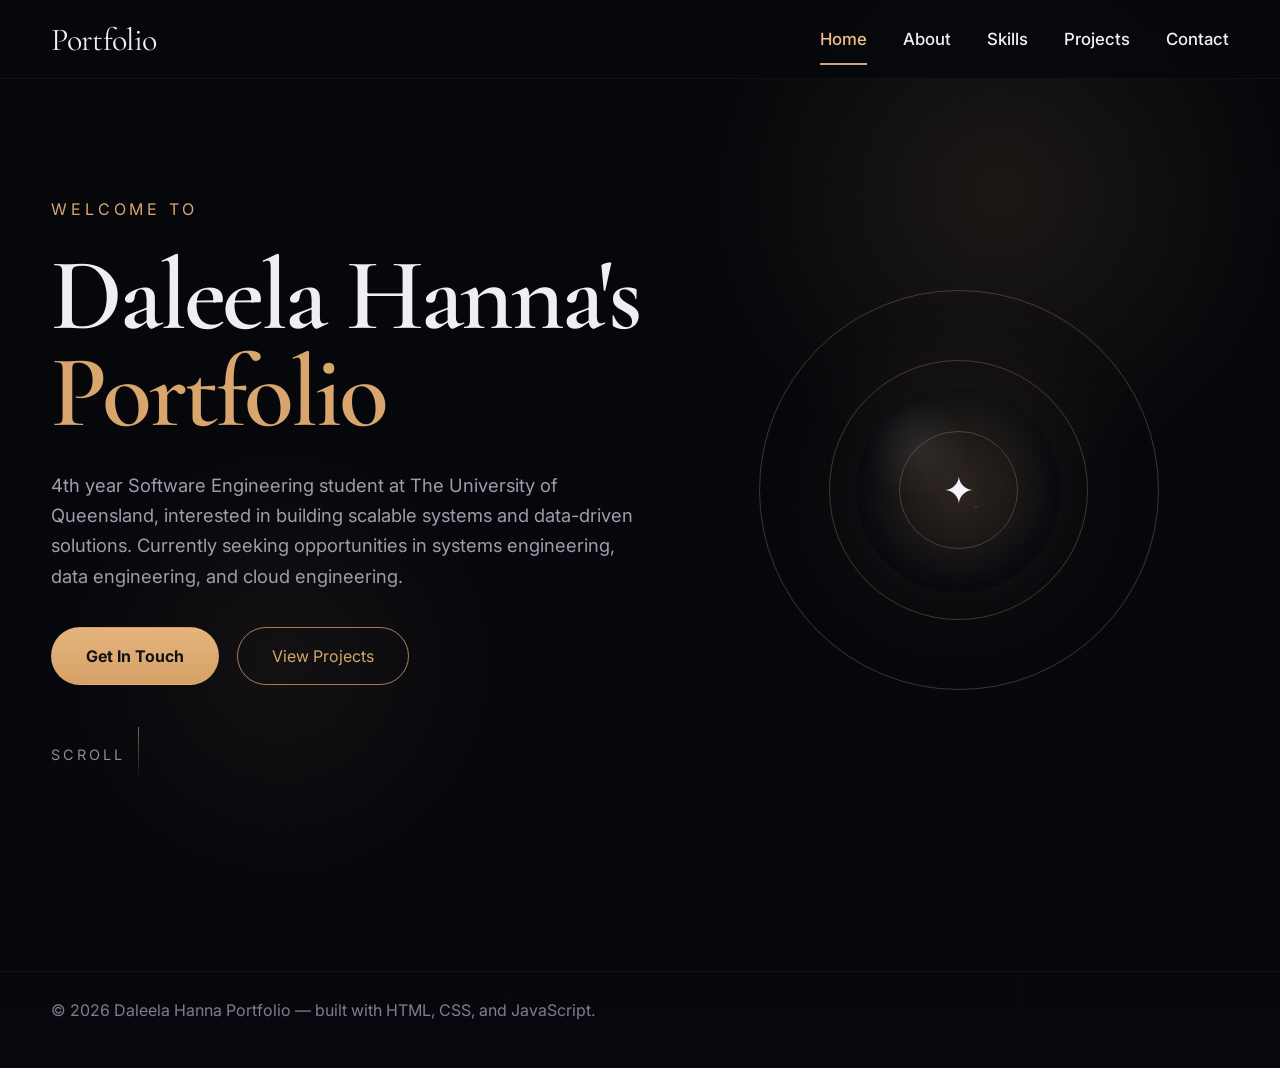
<file: index.html>
<!DOCTYPE html>
<html lang="en">
<head>
  <meta charset="UTF-8" />
  <meta name="viewport" content="width=device-width, initial-scale=1.0" />
  <title>Portfolio | Home</title>
  <link rel="preconnect" href="https://fonts.googleapis.com">
  <link rel="preconnect" href="https://fonts.gstatic.com" crossorigin>
  <link href="https://fonts.googleapis.com/css2?family=Cormorant+Garamond:wght@400;500;600;700&family=Inter:wght@400;500;600;700&display=swap" rel="stylesheet">
  <link rel="stylesheet" href="assets/style.css" />
</head>
<body>
  <header class="site-header">
    <div class="container navbar">
      <a href="index.html" class="brand">Portfolio</a>
      <button class="nav-toggle" aria-label="Open menu">☰</button>
      <ul class="nav-links">
        <li><a class="active" href="index.html">Home</a></li>
<li><a class="" href="about.html">About</a></li>
<li><a class="" href="skills.html">Skills</a></li>
<li><a class="" href="projects.html">Projects</a></li>
<li><a class="" href="contact.html">Contact</a></li>
      </ul>
    </div>
  </header>
  
<main class="hero">
  <div class="container hero-grid">
    <section class="hero-copy">
      <div class="eyebrow">Welcome to</div>
      <h1 class="page-title">Daleela Hanna's <span class="gold">Portfolio</span></h1>
      <p class="lead">  4th year Software Engineering student at The University of Queensland,
      interested in building scalable systems and data-driven solutions.
      Currently seeking opportunities in systems engineering, data engineering,
      and cloud engineering.</p>
      <div class="hero-actions">
        <a class="btn btn-primary" href="contact.html">Get In Touch</a>
        <a class="btn btn-secondary" href="projects.html">View Projects</a>
      </div>
      <div class="scroll-cue"><span>Scroll</span><span></span></div>
    </section>

    <section class="orbit-wrap" aria-hidden="true">
      <div class="orbit">
        <div class="ring"></div>
        <div class="ring2"></div>
        <div class="core"><div class="star">✦</div></div>
      </div>
    </section>
  </div>
</main>

  <footer class="footer">
    <div class="container">© 2026 Daleela Hanna Portfolio — built with HTML, CSS, and JavaScript.</div>
  </footer>
  <script src="assets/script.js"></script>
</body>
</html>
</file>
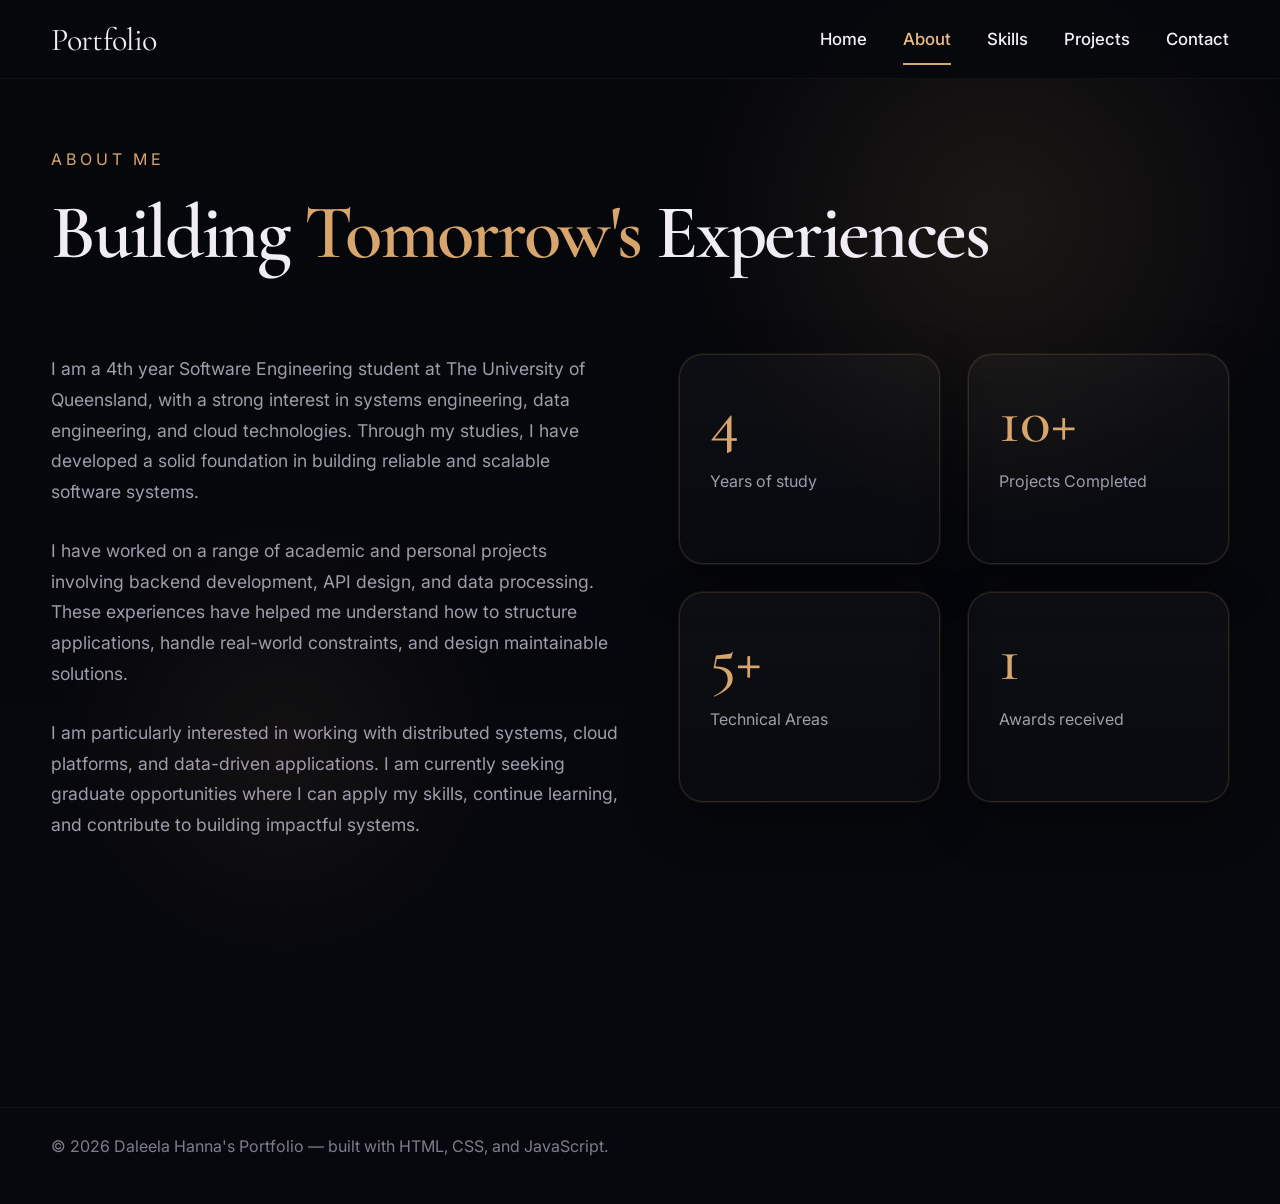
<file: about.html>
<!DOCTYPE html>
<html lang="en">
<head>
  <meta charset="UTF-8" />
  <meta name="viewport" content="width=device-width, initial-scale=1.0" />
  <title>Portfolio | About</title>
  <link rel="preconnect" href="https://fonts.googleapis.com">
  <link rel="preconnect" href="https://fonts.gstatic.com" crossorigin>
  <link href="https://fonts.googleapis.com/css2?family=Cormorant+Garamond:wght@400;500;600;700&family=Inter:wght@400;500;600;700&display=swap" rel="stylesheet">
  <link rel="stylesheet" href="assets/style.css" />
</head>
<body>
  <header class="site-header">
    <div class="container navbar">
      <a href="index.html" class="brand">Portfolio</a>
      <button class="nav-toggle" aria-label="Open menu">☰</button>
      <ul class="nav-links">
        <li><a class="" href="index.html">Home</a></li>
<li><a class="active" href="about.html">About</a></li>
<li><a class="" href="skills.html">Skills</a></li>
<li><a class="" href="projects.html">Projects</a></li>
<li><a class="" href="contact.html">Contact</a></li>
      </ul>
    </div>
  </header>
  
<main class="section-tight">
  <div class="container">
    <div class="page-hero">
      <div class="eyebrow">About Me</div>
      <h1 class="page-title">Building <span class="gold">Tomorrow's</span> Experiences</h1>
    </div>

    <div class="content-grid section">
      <section class="about-copy">
      <p>
      I am a 4th year Software Engineering student at The University of Queensland,
      with a strong interest in systems engineering, data engineering, and cloud technologies.
      Through my studies, I have developed a solid foundation in building reliable and scalable software systems.
      </p>

      <p>
      I have worked on a range of academic and personal projects involving backend development,
      API design, and data processing. These experiences have helped me understand how to structure
      applications, handle real-world constraints, and design maintainable solutions.
      </p>

      <p>
      I am particularly interested in working with distributed systems, cloud platforms,
      and data-driven applications. I am currently seeking graduate opportunities where I can
      apply my skills, continue learning, and contribute to building impactful systems.
      </p>
      </section>
      <section class="stats-grid">
        <article class="stat-card"><h3>4</h3><p>Years of study</p></article>
        <article class="stat-card"><h3>10+</h3><p>Projects Completed</p></article>
        <article class="stat-card"><h3>5+</h3><p>Technical Areas</p></article>
        <article class="stat-card"><h3>1</h3><p>Awards received</p></article>
      </section>
    </div>
  </div>
</main>

  <footer class="footer">
    <div class="container">© 2026 Daleela Hanna's Portfolio — built with HTML, CSS, and JavaScript.</div>
  </footer>
  <script src="assets/script.js"></script>
</body>
</html>
</file>
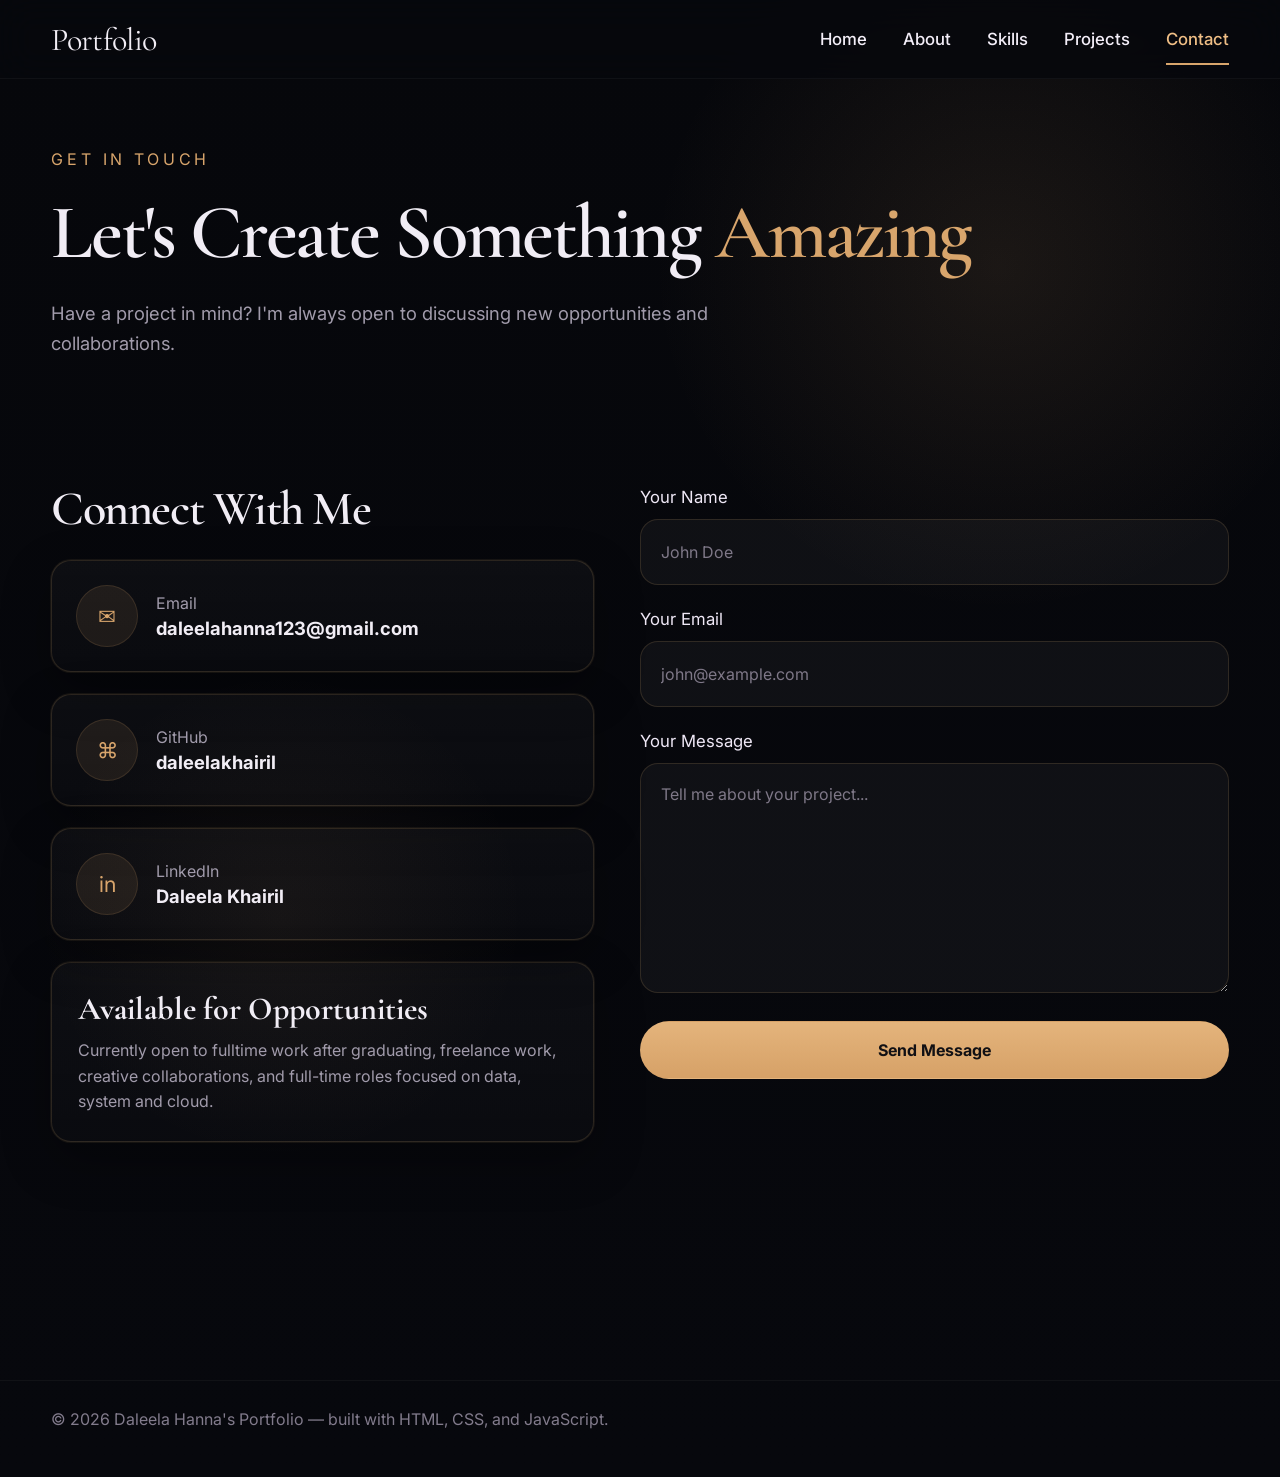
<file: contact.html>
<!DOCTYPE html>
<html lang="en">
<head>
  <meta charset="UTF-8" />
  <meta name="viewport" content="width=device-width, initial-scale=1.0" />
  <title>Portfolio | Contact</title>
  <link rel="preconnect" href="https://fonts.googleapis.com">
  <link rel="preconnect" href="https://fonts.gstatic.com" crossorigin>
  <link href="https://fonts.googleapis.com/css2?family=Cormorant+Garamond:wght@400;500;600;700&family=Inter:wght@400;500;600;700&display=swap" rel="stylesheet">
  <link rel="stylesheet" href="assets/style.css" />
</head>
<body>
  <header class="site-header">
    <div class="container navbar">
      <a href="index.html" class="brand">Portfolio</a>
      <button class="nav-toggle" aria-label="Open menu">☰</button>
      <ul class="nav-links">
        <li><a class="" href="index.html">Home</a></li>
<li><a class="" href="about.html">About</a></li>
<li><a class="" href="skills.html">Skills</a></li>
<li><a class="" href="projects.html">Projects</a></li>
<li><a class="active" href="contact.html">Contact</a></li>
      </ul>
    </div>
  </header>
  
<main class="section-tight">
  <div class="container">
    <div class="page-hero">
      <div class="eyebrow">Get In Touch</div>
      <h1 class="page-title">Let's Create Something <span class="gold">Amazing</span></h1>
      <p class="lead">Have a project in mind? I'm always open to discussing new opportunities and collaborations.</p>
    </div>

    <section class="contact-grid section">
      <div>
        <div class="page-title" style="font-size:3rem;margin-bottom:28px;">Connect With Me</div>
        <div class="contact-stack">
          <div class="contact-card">
            <div class="contact-icon">✉</div>
            <div>
              <div class="contact-label">Email</div>
              <div class="contact-value">daleelahanna123@gmail.com</div>
            </div>
          </div>
          <div class="contact-card">
            <div class="contact-icon">⌘</div>
            <div>
              <div class="contact-label">GitHub</div>
              <div class="contact-value">daleelakhairil</div>
            </div>
          </div>
          <div class="contact-card">
            <div class="contact-icon">in</div>
            <div>
              <div class="contact-label">LinkedIn</div>
              <div class="contact-value">Daleela Khairil</div>
            </div>
          </div>
        </div>

        <div class="info-box">
          <h3>Available for Opportunities</h3>
          <p>Currently open to fulltime work after graduating, freelance work, creative collaborations, and full-time roles focused on data, system and cloud.</p>
        </div>
      </div>

      <div class="form-wrap">
        <form id="contact-form" class="form-grid">
          <div>
            <label for="name">Your Name</label>
            <input class="input" id="name" type="text" placeholder="John Doe" />
          </div>
          <div>
            <label for="email">Your Email</label>
            <input class="input" id="email" type="email" placeholder="john@example.com" />
          </div>
          <div>
            <label for="message">Your Message</label>
            <textarea class="textarea" id="message" placeholder="Tell me about your project..."></textarea>
          </div>
          <button class="btn btn-primary" type="submit">Send Message</button>
          <div class="form-feedback"></div>
        </form>
      </div>
    </section>
  </div>
</main>

  <footer class="footer">
    <div class="container">© 2026 Daleela Hanna's Portfolio — built with HTML, CSS, and JavaScript.</div>
  </footer>
  <script src="assets/script.js"></script>
</body>
</html>
</file>
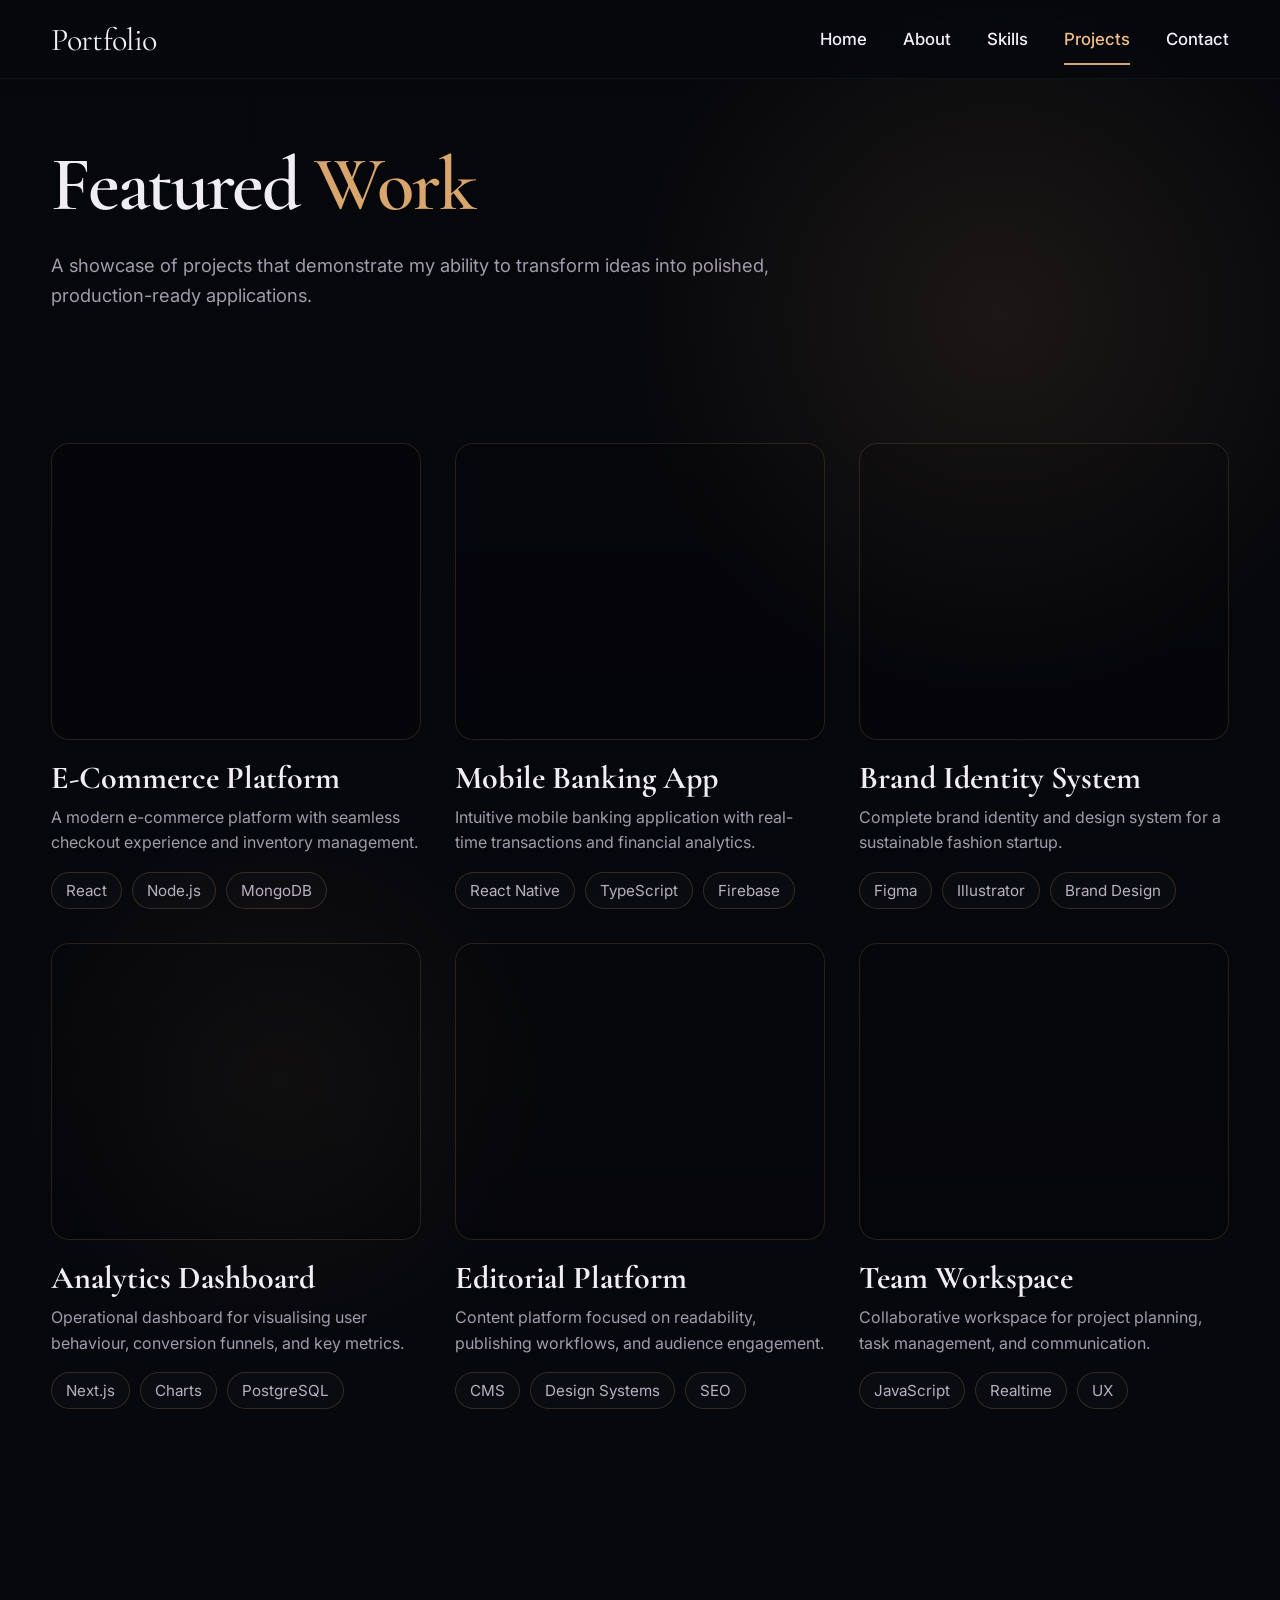
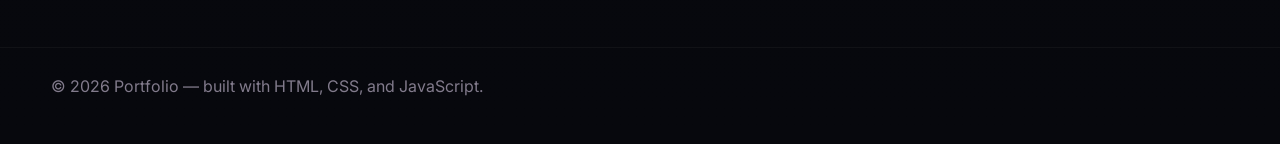
<file: projects.html>
<!DOCTYPE html>
<html lang="en">
<head>
  <meta charset="UTF-8" />
  <meta name="viewport" content="width=device-width, initial-scale=1.0" />
  <title>Portfolio | Projects</title>
  <link rel="preconnect" href="https://fonts.googleapis.com">
  <link rel="preconnect" href="https://fonts.gstatic.com" crossorigin>
  <link href="https://fonts.googleapis.com/css2?family=Cormorant+Garamond:wght@400;500;600;700&family=Inter:wght@400;500;600;700&display=swap" rel="stylesheet">
  <link rel="stylesheet" href="assets/style.css" />
</head>
<body>
  <header class="site-header">
    <div class="container navbar">
      <a href="index.html" class="brand">Portfolio</a>
      <button class="nav-toggle" aria-label="Open menu">☰</button>
      <ul class="nav-links">
        <li><a class="" href="index.html">Home</a></li>
        <li><a class="" href="about.html">About</a></li>
        <li><a class="" href="skills.html">Skills</a></li>
        <li><a class="active" href="projects.html">Projects</a></li>
        <li><a class="" href="contact.html">Contact</a></li>
      </ul>
    </div>
  </header>

  <main class="section-tight">
    <div class="container">
      <div class="page-hero">
        <h1 class="page-title">Featured <span class="gold">Work</span></h1>
        <p class="lead">
          A showcase of projects that demonstrate my ability to transform ideas
          into polished, production-ready applications.
        </p>
      </div>

      <section class="section">
        <div class="projects-grid">

          <article class="project-card">
            <div class="project-media">
              <div class="project-image one"></div>
              <div class="project-overlay">
                <a href="https://your-live-site-1.com"
                   target="_blank"
                   rel="noopener noreferrer"
                   class="project-btn"
                   aria-label="View live demo for E-Commerce Platform">
                  ↗
                </a>
                <a href="https://github.com/daleelakhairil/Portfolio"
                   target="_blank"
                   rel="noopener noreferrer"
                   class="project-btn"
                   aria-label="View GitHub repository for E-Commerce Platform">
                  GH
                </a>
              </div>
            </div>
            <div class="project-body">
              <h2 class="project-title">E-Commerce Platform</h2>
              <p class="project-desc">
                A modern e-commerce platform with seamless checkout experience and inventory management.
              </p>
              <div class="tags">
                <span class="tag">React</span>
                <span class="tag">Node.js</span>
                <span class="tag">MongoDB</span>
              </div>
            </div>
          </article>

          <article class="project-card">
            <div class="project-media">
              <div class="project-image two"></div>
              <div class="project-overlay">
                <a href="https://your-live-site-2.com"
                   target="_blank"
                   rel="noopener noreferrer"
                   class="project-btn"
                   aria-label="View live demo for Mobile Banking App">
                  ↗
                </a>
                <a href="https://github.com/daleelakhairil/Portfolio"
                   target="_blank"
                   rel="noopener noreferrer"
                   class="project-btn"
                   aria-label="View GitHub repository for Mobile Banking App">
                  GH
                </a>
              </div>
            </div>
            <div class="project-body">
              <h2 class="project-title">Mobile Banking App</h2>
              <p class="project-desc">
                Intuitive mobile banking application with real-time transactions and financial analytics.
              </p>
              <div class="tags">
                <span class="tag">React Native</span>
                <span class="tag">TypeScript</span>
                <span class="tag">Firebase</span>
              </div>
            </div>
          </article>

          <article class="project-card">
            <div class="project-media">
              <div class="project-image three"></div>
              <div class="project-overlay">
                <a href="https://your-live-site-3.com"
                   target="_blank"
                   rel="noopener noreferrer"
                   class="project-btn"
                   aria-label="View live demo for Brand Identity System">
                  ↗
                </a>
                <a href="https://github.com/daleelakhairil/Portfolio"
                   target="_blank"
                   rel="noopener noreferrer"
                   class="project-btn"
                   aria-label="View GitHub repository for Brand Identity System">
                  GH
                </a>
              </div>
            </div>
            <div class="project-body">
              <h2 class="project-title">Brand Identity System</h2>
              <p class="project-desc">
                Complete brand identity and design system for a sustainable fashion startup.
              </p>
              <div class="tags">
                <span class="tag">Figma</span>
                <span class="tag">Illustrator</span>
                <span class="tag">Brand Design</span>
              </div>
            </div>
          </article>

          <article class="project-card">
            <div class="project-media">
              <div class="project-image four"></div>
              <div class="project-overlay">
                <a href="https://your-live-site-4.com"
                   target="_blank"
                   rel="noopener noreferrer"
                   class="project-btn"
                   aria-label="View live demo for Analytics Dashboard">
                  ↗
                </a>
                <a href="https://github.com/daleelakhairil/Portfolio"
                   target="_blank"
                   rel="noopener noreferrer"
                   class="project-btn"
                   aria-label="View GitHub repository for Analytics Dashboard">
                  GH
                </a>
              </div>
            </div>
            <div class="project-body">
              <h2 class="project-title">Analytics Dashboard</h2>
              <p class="project-desc">
                Operational dashboard for visualising user behaviour, conversion funnels, and key metrics.
              </p>
              <div class="tags">
                <span class="tag">Next.js</span>
                <span class="tag">Charts</span>
                <span class="tag">PostgreSQL</span>
              </div>
            </div>
          </article>

          <article class="project-card">
            <div class="project-media">
              <div class="project-image five"></div>
              <div class="project-overlay">
                <a href="https://your-live-site-5.com"
                   target="_blank"
                   rel="noopener noreferrer"
                   class="project-btn"
                   aria-label="View live demo for Editorial Platform">
                  ↗
                </a>
                <a href="https://github.com/daleelakhairil/Portfolio"
                   target="_blank"
                   rel="noopener noreferrer"
                   class="project-btn"
                   aria-label="View GitHub repository for Editorial Platform">
                  GH
                </a>
              </div>
            </div>
            <div class="project-body">
              <h2 class="project-title">Editorial Platform</h2>
              <p class="project-desc">
                Content platform focused on readability, publishing workflows, and audience engagement.
              </p>
              <div class="tags">
                <span class="tag">CMS</span>
                <span class="tag">Design Systems</span>
                <span class="tag">SEO</span>
              </div>
            </div>
          </article>

          <article class="project-card">
            <div class="project-media">
              <div class="project-image six"></div>
              <div class="project-overlay">
                <a href="https://your-live-site-6.com"
                   target="_blank"
                   rel="noopener noreferrer"
                   class="project-btn"
                   aria-label="View live demo for Team Workspace">
                  ↗
                </a>
                <a href="https://github.com/daleelakhairil/Portfolio"
                   target="_blank"
                   rel="noopener noreferrer"
                   class="project-btn"
                   aria-label="View GitHub repository for Team Workspace">
                  GH
                </a>
              </div>
            </div>
            <div class="project-body">
              <h2 class="project-title">Team Workspace</h2>
              <p class="project-desc">
                Collaborative workspace for project planning, task management, and communication.
              </p>
              <div class="tags">
                <span class="tag">JavaScript</span>
                <span class="tag">Realtime</span>
                <span class="tag">UX</span>
              </div>
            </div>
          </article>

        </div>
      </section>
    </div>
  </main>

  <footer class="footer">
    <div class="container">© 2026 Portfolio — built with HTML, CSS, and JavaScript.</div>
  </footer>
  <script src="assets/script.js"></script>
</body>
</html>
</file>
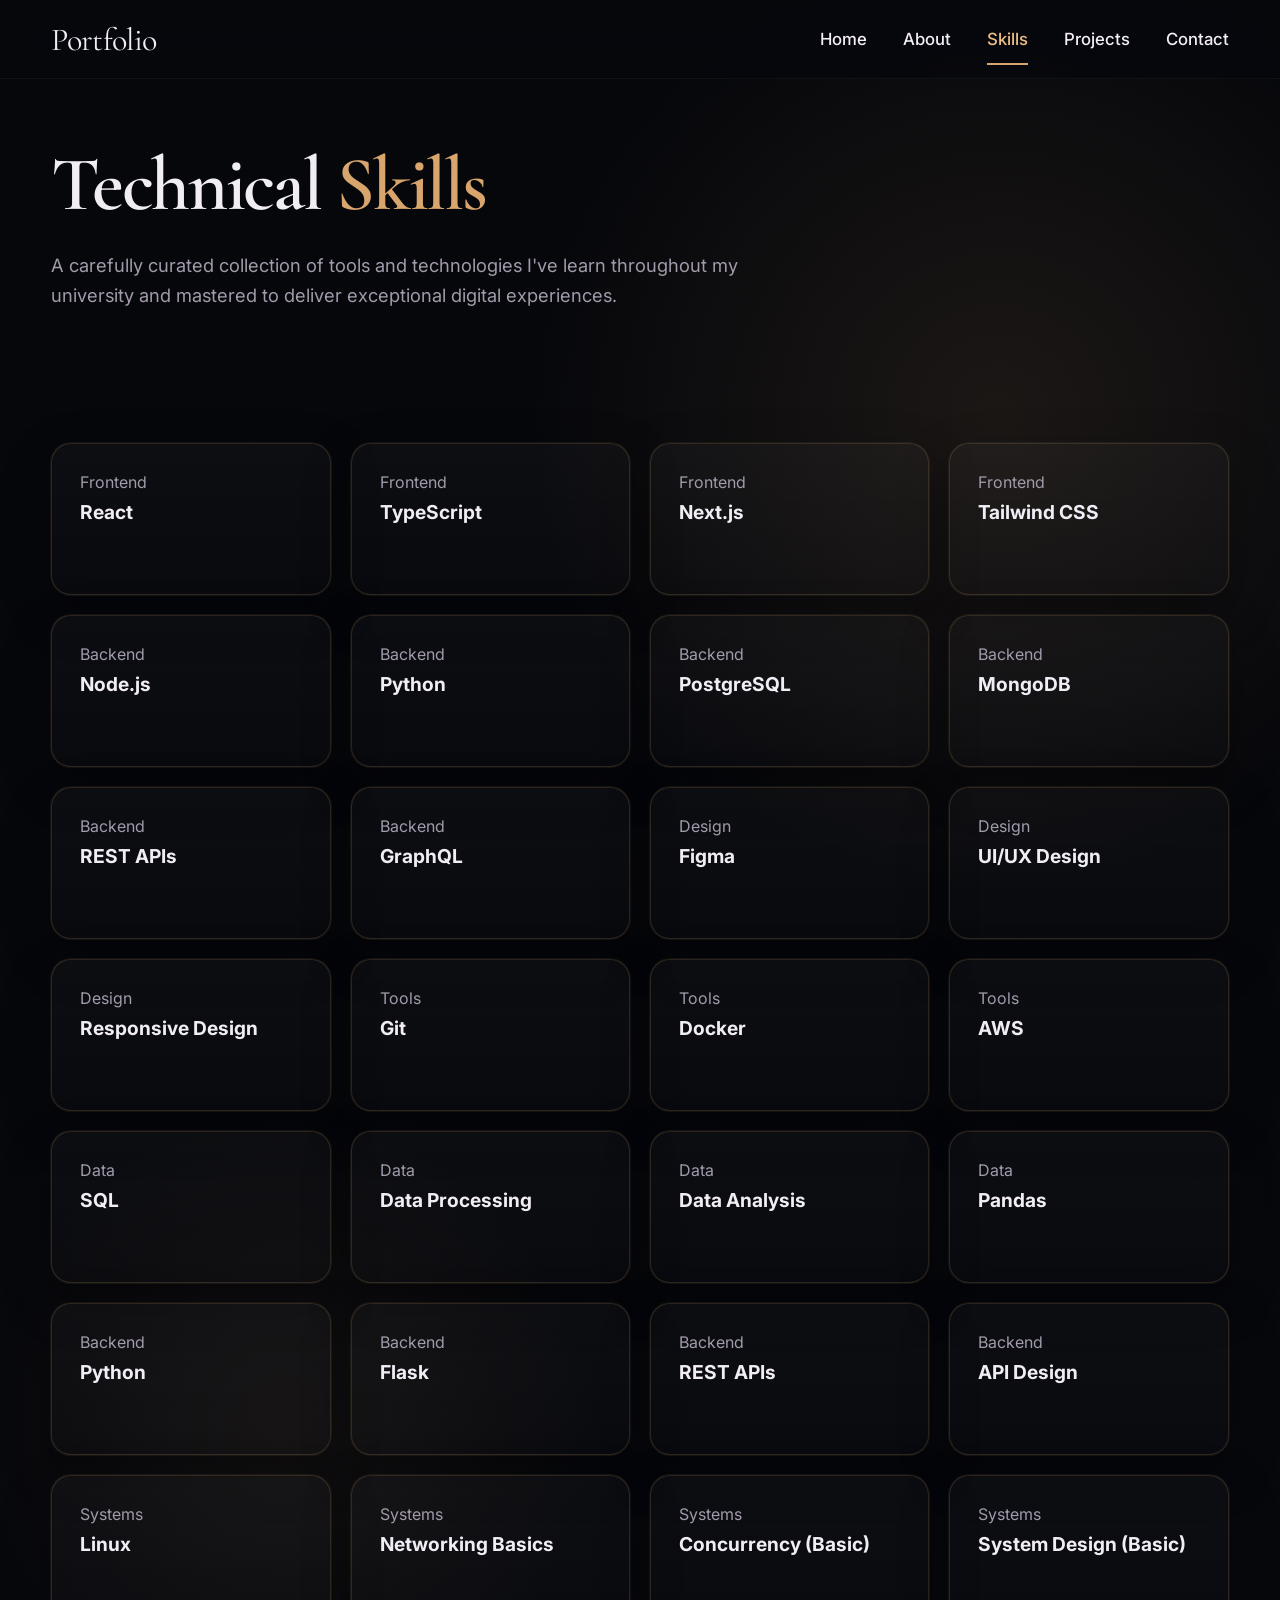
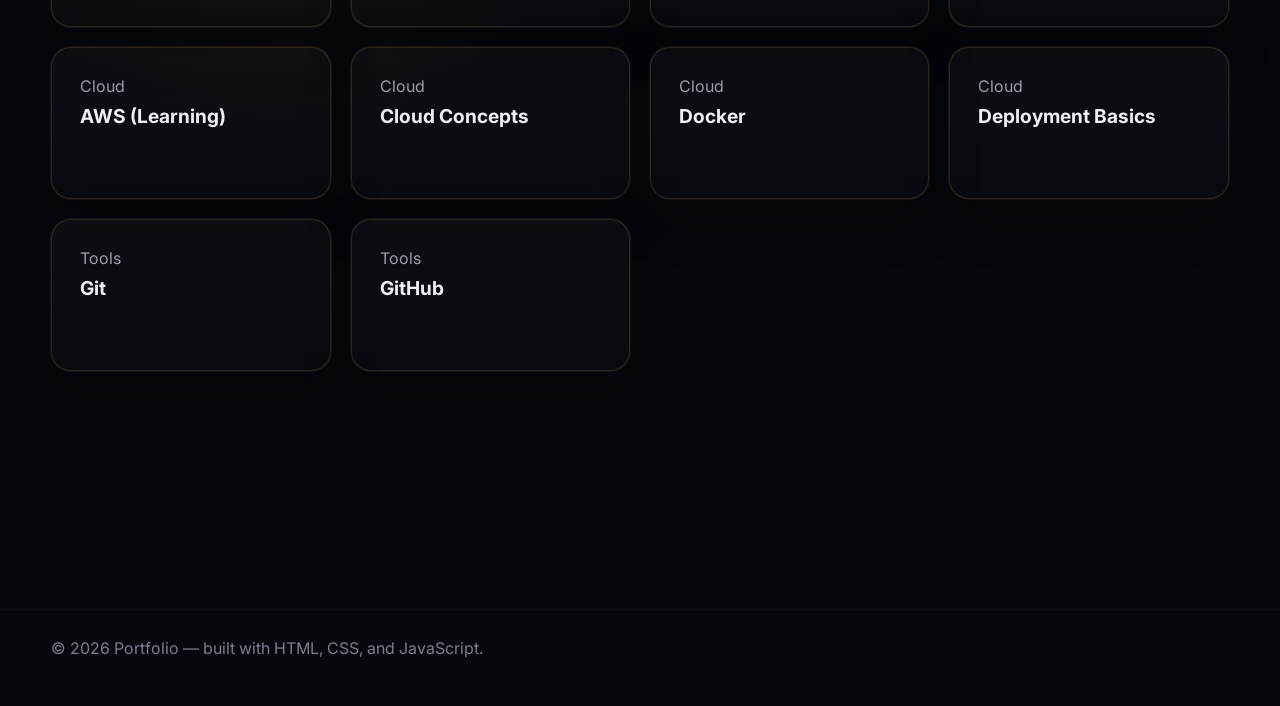
<file: skills.html>
<!DOCTYPE html>
<html lang="en">
<head>
  <meta charset="UTF-8" />
  <meta name="viewport" content="width=device-width, initial-scale=1.0" />
  <title>Portfolio | Skills</title>
  <link rel="preconnect" href="https://fonts.googleapis.com">
  <link rel="preconnect" href="https://fonts.gstatic.com" crossorigin>
  <link href="https://fonts.googleapis.com/css2?family=Cormorant+Garamond:wght@400;500;600;700&family=Inter:wght@400;500;600;700&display=swap" rel="stylesheet">
  <link rel="stylesheet" href="assets/style.css" />
</head>
<body>
  <header class="site-header">
    <div class="container navbar">
      <a href="index.html" class="brand">Portfolio</a>
      <button class="nav-toggle" aria-label="Open menu">☰</button>
      <ul class="nav-links">
        <li><a class="" href="index.html">Home</a></li>
<li><a class="" href="about.html">About</a></li>
<li><a class="active" href="skills.html">Skills</a></li>
<li><a class="" href="projects.html">Projects</a></li>
<li><a class="" href="contact.html">Contact</a></li>
      </ul>
    </div>
  </header>
  
<main class="section-tight">
  <div class="container">
    <div class="page-hero">
      <h1 class="page-title">Technical <span class="gold">Skills</span></h1>
      <p class="lead">A carefully curated collection of tools and technologies I've learn throughout my university and mastered to deliver exceptional digital experiences.</p>
    </div>

    <section class="section">
      <div class="skills-grid">
        <article class="skill-card"><div class="cat">Frontend</div><div class="name">React</div></article>
        <article class="skill-card"><div class="cat">Frontend</div><div class="name">TypeScript</div></article>
        <article class="skill-card"><div class="cat">Frontend</div><div class="name">Next.js</div></article>
        <article class="skill-card"><div class="cat">Frontend</div><div class="name">Tailwind CSS</div></article>

        <article class="skill-card"><div class="cat">Backend</div><div class="name">Node.js</div></article>
        <article class="skill-card"><div class="cat">Backend</div><div class="name">Python</div></article>
        <article class="skill-card"><div class="cat">Backend</div><div class="name">PostgreSQL</div></article>
        <article class="skill-card"><div class="cat">Backend</div><div class="name">MongoDB</div></article>

        <article class="skill-card"><div class="cat">Backend</div><div class="name">REST APIs</div></article>
        <article class="skill-card"><div class="cat">Backend</div><div class="name">GraphQL</div></article>
        <article class="skill-card"><div class="cat">Design</div><div class="name">Figma</div></article>
        <article class="skill-card"><div class="cat">Design</div><div class="name">UI/UX Design</div></article>

        <article class="skill-card"><div class="cat">Design</div><div class="name">Responsive Design</div></article>
        <article class="skill-card"><div class="cat">Tools</div><div class="name">Git</div></article>
        <article class="skill-card"><div class="cat">Tools</div><div class="name">Docker</div></article>
        <article class="skill-card"><div class="cat">Tools</div><div class="name">AWS</div></article>

        <!-- DATA -->
        <article class="skill-card"><div class="cat">Data</div><div class="name">SQL</div></article>
        <article class="skill-card"><div class="cat">Data</div><div class="name">Data Processing</div></article>
        <article class="skill-card"><div class="cat">Data</div><div class="name">Data Analysis</div></article>
        <article class="skill-card"><div class="cat">Data</div><div class="name">Pandas</div></article>

        <!-- BACKEND -->
        <article class="skill-card"><div class="cat">Backend</div><div class="name">Python</div></article>
        <article class="skill-card"><div class="cat">Backend</div><div class="name">Flask</div></article>
        <article class="skill-card"><div class="cat">Backend</div><div class="name">REST APIs</div></article>
        <article class="skill-card"><div class="cat">Backend</div><div class="name">API Design</div></article>

        <!-- SYSTEMS -->
        <article class="skill-card"><div class="cat">Systems</div><div class="name">Linux</div></article>
        <article class="skill-card"><div class="cat">Systems</div><div class="name">Networking Basics</div></article>
        <article class="skill-card"><div class="cat">Systems</div><div class="name">Concurrency (Basic)</div></article>
        <article class="skill-card"><div class="cat">Systems</div><div class="name">System Design (Basic)</div></article>

        <!-- CLOUD -->
        <article class="skill-card"><div class="cat">Cloud</div><div class="name">AWS (Learning)</div></article>
        <article class="skill-card"><div class="cat">Cloud</div><div class="name">Cloud Concepts</div></article>
        <article class="skill-card"><div class="cat">Cloud</div><div class="name">Docker</div></article>
        <article class="skill-card"><div class="cat">Cloud</div><div class="name">Deployment Basics</div></article>

        <!-- TOOLS -->
        <article class="skill-card"><div class="cat">Tools</div><div class="name">Git</div></article>
        <article class="skill-card"><div class="cat">Tools</div><div class="name">GitHub</div></article>
        
      </div>
    </section>
  </div>
</main>

  <footer class="footer">
    <div class="container">© 2026 Portfolio — built with HTML, CSS, and JavaScript.</div>
  </footer>
  <script src="assets/script.js"></script>
</body>
</html>
</file>
<file: assets/style.css>
:root{
  --bg:#07080d;
  --bg-2:#0b0c12;
  --surface:#111218;
  --surface-2:#14151d;
  --border:rgba(217,171,110,.16);
  --line:rgba(217,171,110,.14);
  --text:#f1edf5;
  --muted:#a19bab;
  --gold:#d8a56c;
  --gold-2:#efbe86;
  --shadow:0 0 0 1px rgba(217,171,110,.08), 0 18px 50px rgba(0,0,0,.32);
  --radius:22px;
  --container: min(1220px, 92vw);
}

*{margin:0;padding:0;box-sizing:border-box}
html{scroll-behavior:smooth}
body{
  font-family: Inter, ui-sans-serif, system-ui, -apple-system, BlinkMacSystemFont, "Segoe UI", sans-serif;
  background:
    radial-gradient(circle at 78% 18%, rgba(216,165,108,.10), transparent 22%),
    radial-gradient(circle at 22% 62%, rgba(216,165,108,.06), transparent 18%),
    linear-gradient(180deg, #06070b 0%, #07080d 100%);
  color:var(--text);
  min-height:100vh;
}
a{text-decoration:none;color:inherit}
img{display:block;max-width:100%}
button,input,textarea{font:inherit}

.container{width:var(--container);margin:0 auto}

.site-header{
  position:sticky;
  top:0;
  z-index:50;
  border-bottom:1px solid rgba(255,255,255,.04);
  background:rgba(7,8,13,.82);
  backdrop-filter:blur(18px);
}
.navbar{
  min-height:78px;
  display:flex;
  align-items:center;
  justify-content:space-between;
  gap:24px;
}
.brand{
  font-family: "Cormorant Garamond", Georgia, serif;
  font-size:2rem;
  letter-spacing:-.02em;
}
.nav-toggle{
  display:none;
  background:none;
  border:0;
  color:var(--text);
  font-size:1.8rem;
  cursor:pointer;
}
.nav-links{
  display:flex;
  list-style:none;
  gap:36px;
  align-items:center;
}
.nav-links a{
  color:#f3eef8;
  font-size:1.05rem;
  font-weight:500;
  padding:8px 0;
  position:relative;
}
.nav-links a:hover,
.nav-links a.active{
  color:var(--gold-2);
}
.nav-links a.active::after,
.nav-links a:hover::after{
  content:"";
  position:absolute;
  left:0;right:0;bottom:-8px;
  height:2px;
  background:var(--gold);
}

.section{padding:84px 0}
.section-tight{padding:44px 0 84px}
.eyebrow{
  color:var(--gold);
  text-transform:uppercase;
  letter-spacing:.24em;
  font-size:1rem;
  margin-bottom:28px;
}
.page-title{
  font-family:"Cormorant Garamond", Georgia, serif;
  font-size:clamp(4rem, 6vw, 6.5rem);
  line-height:.95;
  font-weight:600;
  letter-spacing:-.03em;
}
.page-title .gold{color:var(--gold)}
.lead{
  color:var(--muted);
  font-size:1.15rem;
  line-height:1.65;
  max-width:720px;
  margin-top:28px;
}

.hero{
  min-height:calc(100vh - 78px);
  display:flex;
  align-items:center;
}
.hero-grid{
  display:grid;
  grid-template-columns:1.1fr .9fr;
  gap:36px;
  align-items:center;
}
.hero-copy .page-title{
  font-size:clamp(4.8rem, 8vw, 7.8rem);
}
.hero-copy .lead{
  max-width:650px;
}
.hero-actions{
  display:flex;
  gap:18px;
  margin-top:36px;
  flex-wrap:wrap;
}
.btn{
  min-height:58px;
  padding:0 34px;
  border-radius:999px;
  display:inline-flex;
  align-items:center;
  justify-content:center;
  transition:.25s ease;
  border:1px solid transparent;
  cursor:pointer;
}
.btn-primary{
  background:linear-gradient(180deg, #e4b47c 0%, #d6a167 100%);
  color:#111014;
  font-weight:700;
}
.btn-primary:hover{transform:translateY(-1px);filter:brightness(1.04)}
.btn-secondary{
  border-color:rgba(216,165,108,.75);
  color:var(--gold);
  background:transparent;
}
.btn-secondary:hover{background:rgba(216,165,108,.08)}
.scroll-cue{
  margin-top:42px;
  color:#8f8999;
  text-transform:uppercase;
  letter-spacing:.2em;
  font-size:.9rem;
  display:flex;
  align-items:center;
  gap:14px;
}
.scroll-cue span:last-child{
  display:inline-block;
  width:1px;height:54px;
  background:linear-gradient(180deg, rgba(216,165,108,.6), transparent);
}

.orbit-wrap{
  position:relative;
  min-height:560px;
  display:grid;
  place-items:center;
}
.orbit{
  position:relative;
  width:min(540px, 82vw);
  aspect-ratio:1;
  border-radius:50%;
}
.orbit::before,
.orbit::after,
.ring,
.ring2{
  content:"";
  position:absolute;
  inset:0;
  border-radius:50%;
  border:1px solid rgba(216,165,108,.28);
}
.orbit::before{inset:13%}
.orbit::after{inset:26%}
.ring{inset:39%}
.ring2{inset:53%}
.core{
  position:absolute;
  inset:31%;
  border-radius:50%;
  background:
    radial-gradient(circle at 30% 30%, rgba(255,255,255,.08), transparent 25%),
    radial-gradient(circle at 50% 50%, rgba(216,165,108,.18), transparent 68%),
    linear-gradient(180deg, rgba(255,255,255,.02), rgba(255,255,255,.01));
  box-shadow:0 0 120px rgba(216,165,108,.10);
  display:grid;
  place-items:center;
}
.star{
  font-size:2.4rem;
  color:#f6f2fb;
  animation:pulse 3s ease-in-out infinite;
}
@keyframes pulse{
  0%,100%{transform:scale(1);opacity:.92}
  50%{transform:scale(1.08);opacity:1}
}

.content-grid{
  display:grid;
  grid-template-columns:1.02fr .98fr;
  gap:56px;
  align-items:start;
}
.about-copy p{
  color:var(--muted);
  font-size:1.1rem;
  line-height:1.75;
  margin-bottom:28px;
}
.stats-grid{
  display:grid;
  grid-template-columns:repeat(2, minmax(0, 1fr));
  gap:28px;
}
.stat-card{
  background:linear-gradient(180deg, rgba(255,255,255,.03), rgba(255,255,255,.015));
  border:1px solid var(--border);
  border-radius:24px;
  padding:34px 30px;
  min-height:210px;
  box-shadow:var(--shadow);
}
.stat-card h3{
  font-family:"Cormorant Garamond", Georgia, serif;
  font-size:4rem;
  color:var(--gold);
  font-weight:500;
  line-height:1;
  margin-bottom:18px;
}
.stat-card p{
  color:var(--muted);
  font-size:1rem;
}

.skills-grid{
  display:grid;
  grid-template-columns:repeat(4, minmax(0,1fr));
  gap:20px;
  margin-top:48px;
}
.skill-card{
  background:linear-gradient(180deg, rgba(255,255,255,.03), rgba(255,255,255,.015));
  border:1px solid var(--border);
  border-radius:20px;
  padding:28px;
  min-height:152px;
  box-shadow:var(--shadow);
}
.skill-card .cat{
  color:var(--muted);
  margin-bottom:8px;
  font-size:1rem;
}
.skill-card .name{
  font-size:1.2rem;
  font-weight:700;
}

.projects-grid{
  display:grid;
  grid-template-columns:repeat(3, minmax(0, 1fr));
  gap:34px;
  margin-top:48px;
}
.project-image{
  aspect-ratio: 1.12 / .9;
  border-radius:18px;
  overflow:hidden;
  border:1px solid var(--border);
  box-shadow:var(--shadow);
  background-size:cover;
  background-position:center;
}
.project-image.one{
  background-image:
    linear-gradient(rgba(0,0,0,.15), rgba(0,0,0,.15)),
    url('https://images.unsplash.com/photo-1516321318423-f06f85e504b3?auto=format&fit=crop&w=1200&q=80');
}
.project-image.two{
  background-image:
    linear-gradient(rgba(0,0,0,.12), rgba(0,0,0,.18)),
    url('https://images.unsplash.com/photo-1512941937669-90a1b58e7e9c?auto=format&fit=crop&w=1200&q=80');
}
.project-image.three{
  background-image:
    linear-gradient(rgba(0,0,0,.1), rgba(0,0,0,.16)),
    url('https://images.unsplash.com/photo-1523726491678-bf852e717f6a?auto=format&fit=crop&w=1200&q=80');
}
.project-image.four{
  background-image:
    linear-gradient(rgba(0,0,0,.08), rgba(0,0,0,.14)),
    url('https://images.unsplash.com/photo-1516321497487-e288fb19713f?auto=format&fit=crop&w=1200&q=80');
}
.project-image.five{
  background-image:
    linear-gradient(rgba(0,0,0,.08), rgba(0,0,0,.14)),
    url('https://images.unsplash.com/photo-1455390582262-044cdead277a?auto=format&fit=crop&w=1200&q=80');
}
.project-image.six{
  background-image:
    linear-gradient(rgba(0,0,0,.08), rgba(0,0,0,.16)),
    url('https://images.unsplash.com/photo-1519389950473-47ba0277781c?auto=format&fit=crop&w=1200&q=80');
}
.project-body{
  padding-top:18px;
}
.project-title{
  font-family:"Cormorant Garamond", Georgia, serif;
  font-size:2rem;
  margin-bottom:8px;
}
.project-desc{
  color:var(--muted);
  line-height:1.6;
  font-size:1rem;
  margin-bottom:16px;
}
.tags{
  display:flex;
  flex-wrap:wrap;
  gap:10px;
}
.tag{
  border:1px solid rgba(216,165,108,.2);
  color:#b8b0c0;
  border-radius:999px;
  padding:8px 14px;
  font-size:.95rem;
  background:rgba(255,255,255,.02);
}

.contact-grid{
  display:grid;
  grid-template-columns:.96fr 1.04fr;
  gap:46px;
  margin-top:44px;
}
.contact-stack{
  display:grid;
  gap:22px;
}
.contact-card{
  background:linear-gradient(180deg, rgba(255,255,255,.03), rgba(255,255,255,.015));
  border:1px solid var(--border);
  border-radius:20px;
  padding:24px;
  display:flex;
  align-items:center;
  gap:18px;
  box-shadow:var(--shadow);
}
.contact-icon{
  width:62px;
  height:62px;
  border-radius:50%;
  background:rgba(216,165,108,.1);
  border:1px solid rgba(216,165,108,.14);
  display:grid;
  place-items:center;
  color:var(--gold);
  font-size:1.35rem;
}
.contact-label{
  color:var(--muted);
  margin-bottom:4px;
}
.contact-value{
  font-size:1.15rem;
  font-weight:700;
}
.info-box{
  margin-top:22px;
  background:linear-gradient(180deg, rgba(255,255,255,.03), rgba(255,255,255,.015));
  border:1px solid var(--border);
  border-radius:20px;
  padding:26px;
  box-shadow:var(--shadow);
}
.info-box h3{
  font-family:"Cormorant Garamond", Georgia, serif;
  font-size:2rem;
  margin-bottom:10px;
}
.info-box p{
  color:var(--muted);
  line-height:1.6;
}
.form-wrap label{
  display:block;
  margin-bottom:12px;
  color:#efe8f6;
  font-size:1.05rem;
}
.form-grid{
  display:grid;
  gap:24px;
}
.input,
.textarea{
  width:100%;
  border-radius:18px;
  border:1px solid var(--border);
  background:rgba(255,255,255,.04);
  color:var(--text);
  padding:20px 20px;
  outline:none;
}
.input{min-height:66px}
.textarea{
  min-height:230px;
  resize:vertical;
}
.input::placeholder,.textarea::placeholder{color:#7f7888}
.input:focus,.textarea:focus{
  border-color:rgba(216,165,108,.48);
  box-shadow:0 0 0 3px rgba(216,165,108,.08);
}
.form-feedback{
  min-height:24px;
  color:var(--gold-2);
  margin-top:12px;
}

.page-hero{padding:26px 0 0}
.footer{
  padding:28px 0 48px;
  color:#827b8c;
  border-top:1px solid rgba(255,255,255,.04);
  margin-top:70px;
}

@media (max-width: 1100px){
  .hero-grid,
  .content-grid,
  .contact-grid{
    grid-template-columns:1fr;
  }
  .skills-grid{grid-template-columns:repeat(2, minmax(0,1fr))}
  .projects-grid{grid-template-columns:1fr 1fr}
}
@media (max-width: 760px){
  .navbar{min-height:72px}
  .nav-toggle{display:block}
  .nav-links{
    position:absolute;
    top:72px;left:0;right:0;
    flex-direction:column;
    align-items:flex-start;
    gap:18px;
    padding:22px 4vw 24px;
    background:rgba(7,8,13,.98);
    border-bottom:1px solid rgba(255,255,255,.04);
    display:none;
  }
  .nav-links.open{display:flex}
  .page-title{font-size:clamp(3rem, 13vw, 4.6rem)}
  .hero-copy .page-title{font-size:clamp(3.8rem, 16vw, 5.8rem)}
  .skills-grid,
  .projects-grid,
  .stats-grid{
    grid-template-columns:1fr;
  }
  .section{padding:64px 0}
  .orbit-wrap{min-height:340px}
  .contact-card{align-items:flex-start}
}
.project-media {
  position: relative;
  border-radius: 18px;
  overflow: hidden;
}

.project-overlay {
  position: absolute;
  inset: 0;
  display: flex;
  justify-content: center;
  align-items: center;
  gap: 20px;
  background: rgba(0, 0, 0, 0.5);
  opacity: 0;
  transition: 0.3s ease;
}

.project-media:hover .project-overlay {
  opacity: 1;
}

.project-btn {
  width: 70px;
  height: 70px;
  border-radius: 50%;
  background: #d8a56c;
  color: #111014;
  display: flex;
  align-items: center;
  justify-content: center;
  font-weight: 700;
  font-size: 1.2rem;
  transition: 0.25s ease;
}

.project-btn:hover {
  transform: translateY(-3px);
  background: #efbe86;
}
</file>
